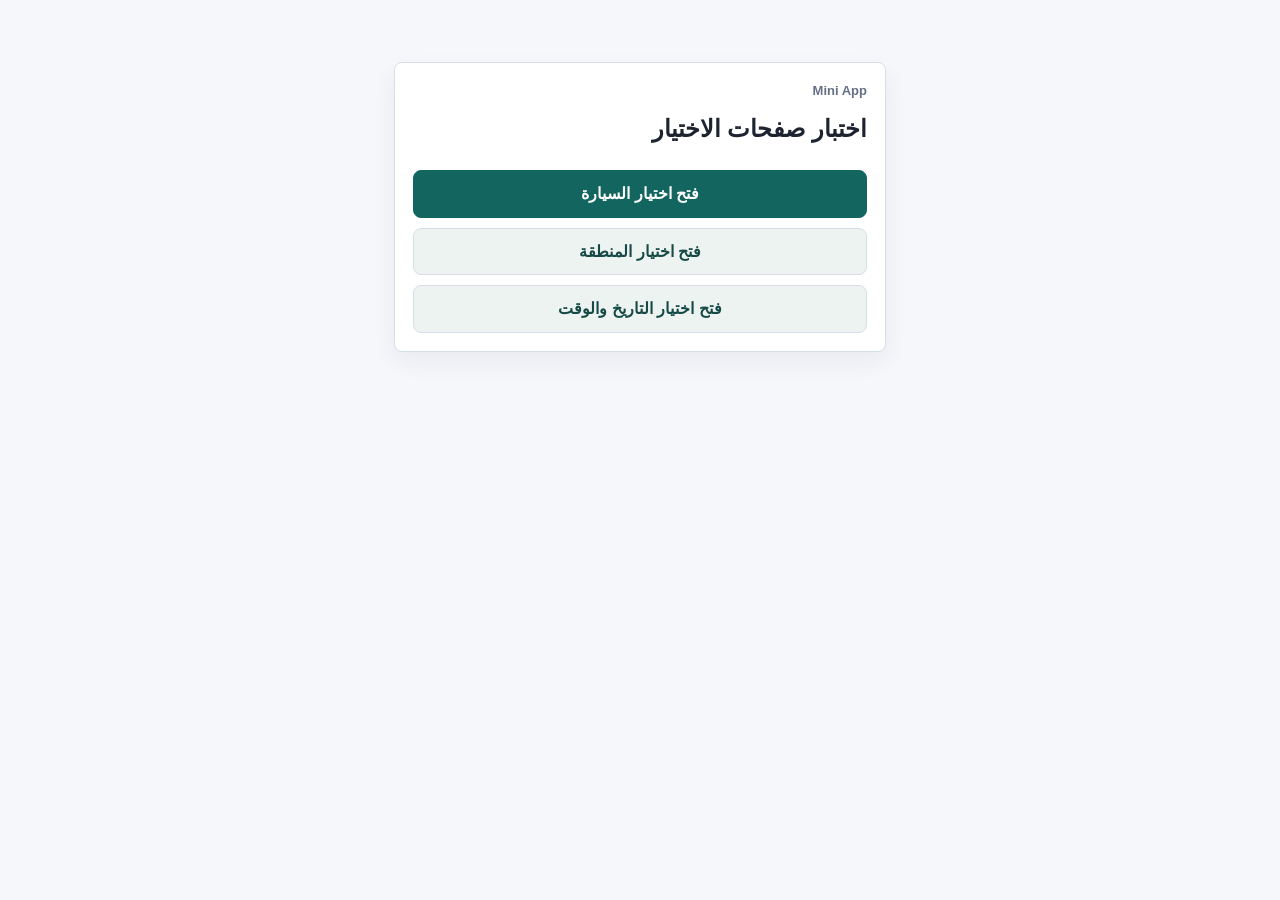
<file: index.html>
<!doctype html>
<html lang="ar" dir="rtl">
<head>
  <meta charset="utf-8">
  <meta name="viewport" content="width=device-width, initial-scale=1">
  <title>على طريقك - Mini App</title>
  <link rel="stylesheet" href="style.css">
</head>
<body>
  <main class="app-shell">
    <section class="panel landing-panel">
      <p class="eyebrow">Mini App</p>
      <h1>اختبار صفحات الاختيار</h1>
      <div class="landing-actions">
        <a class="button" href="car.html">فتح اختيار السيارة</a>
        <a class="button button-secondary" href="area.html">فتح اختيار المنطقة</a>
        <a class="button button-secondary" href="date.html">فتح اختيار التاريخ والوقت</a>
      </div>
    </section>
  </main>
</body>
</html>
</file>
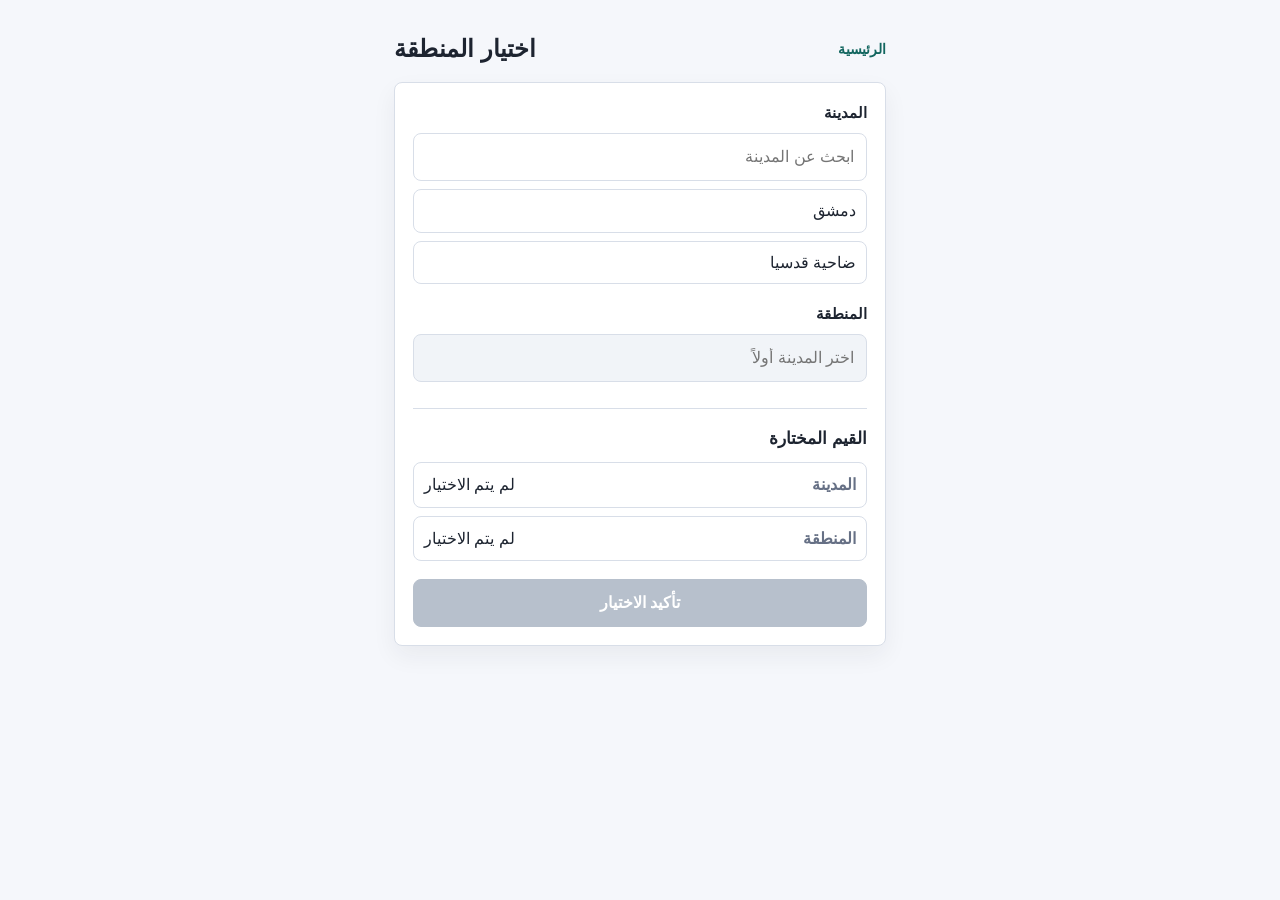
<file: area.html>
<!doctype html>
<html lang="ar" dir="rtl">
<head>
  <meta charset="utf-8">
  <meta name="viewport" content="width=device-width, initial-scale=1">
  <script src="https://telegram.org/js/telegram-web-app.js"></script>
  <title>اختيار المنطقة</title>
  <link rel="stylesheet" href="style.css">
</head>
<body>
  <main class="app-shell">
    <header class="page-header">
      <a class="back-link" href="index.html">الرئيسية</a>
      <h1>اختيار المنطقة</h1>
    </header>

    <section class="panel">
      <p id="loadError" class="notice error" hidden>تعذر تحميل بيانات المناطق.</p>

      <div class="field-group">
        <label for="citySearch">المدينة</label>
        <input id="citySearch" type="search" autocomplete="off" placeholder="ابحث عن المدينة">
        <div id="cityList" class="option-list" role="listbox" aria-label="نتائج المدن"></div>
      </div>

      <div class="field-group">
        <label for="areaSearch">المنطقة</label>
        <input id="areaSearch" type="search" autocomplete="off" placeholder="اختر المدينة أولاً" disabled>
        <div id="areaList" class="option-list" role="listbox" aria-label="نتائج المناطق"></div>
      </div>

      <section class="summary" aria-live="polite">
        <h2>القيم المختارة</h2>
        <dl>
          <div>
            <dt>المدينة</dt>
            <dd id="summaryCity">لم يتم الاختيار</dd>
          </div>
          <div>
            <dt>المنطقة</dt>
            <dd id="summaryArea">لم يتم الاختيار</dd>
          </div>
        </dl>
      </section>

      <button id="submitButton" class="button submit-button" type="button" disabled>تأكيد الاختيار</button>

      <section id="browserFallback" class="fallback" hidden>
        <p id="fallbackStatus">تم تجهيز JSON للاختبار.</p>
        <pre id="fallbackOutput"></pre>
        <button id="copyButton" class="button button-secondary" type="button">نسخ JSON</button>
      </section>
    </section>
  </main>

  <script src="shared.js" defer></script>
  <script src="area.js" defer></script>
</body>
</html>
</file>
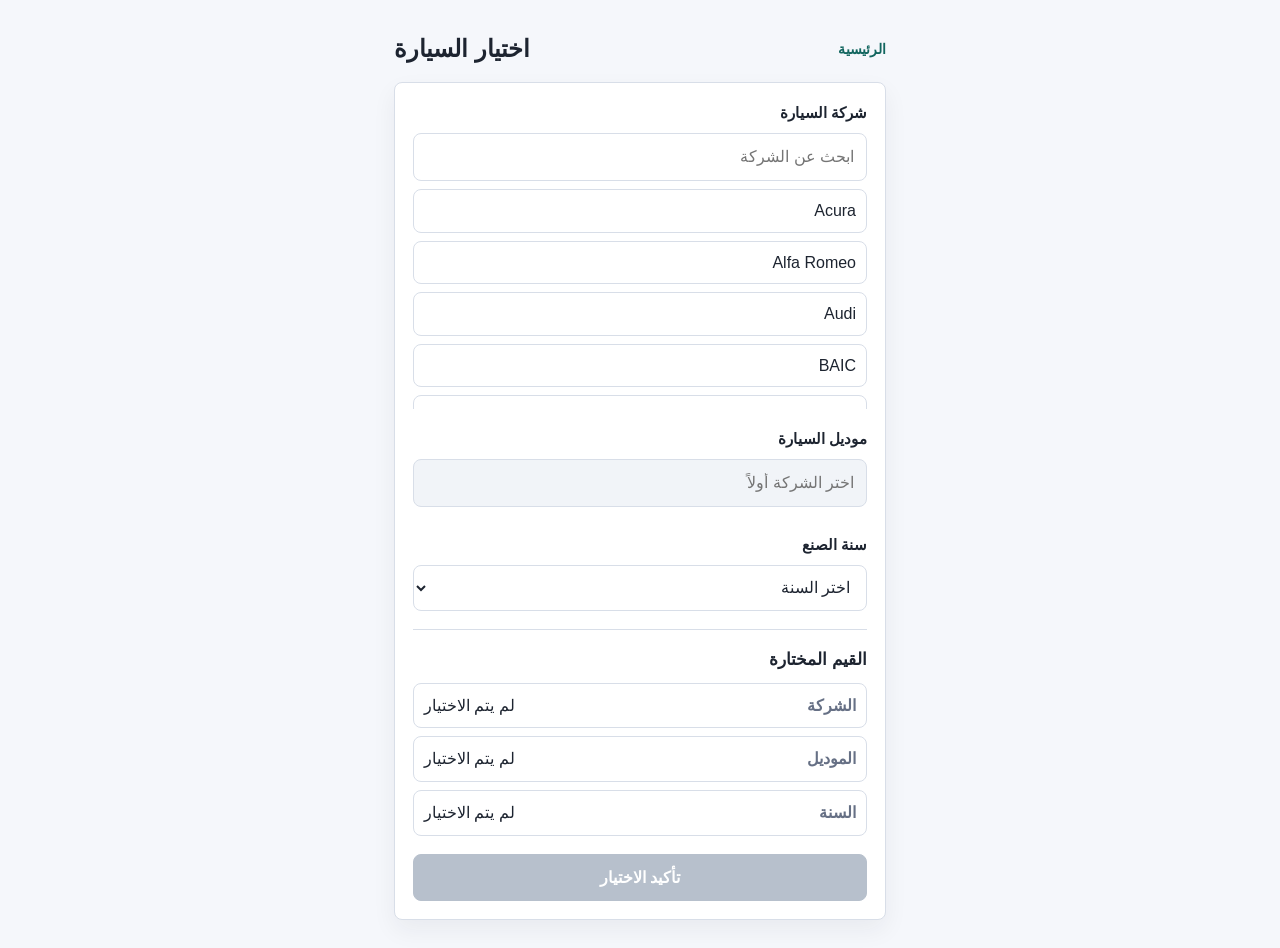
<file: car.html>
<!doctype html>
<html lang="ar" dir="rtl">
<head>
  <meta charset="utf-8">
  <meta name="viewport" content="width=device-width, initial-scale=1">
  <script src="https://telegram.org/js/telegram-web-app.js"></script>
  <title>اختيار السيارة</title>
  <link rel="stylesheet" href="style.css">
</head>
<body>
  <main class="app-shell">
    <header class="page-header">
      <a class="back-link" href="index.html">الرئيسية</a>
      <h1>اختيار السيارة</h1>
    </header>

    <section class="panel">
      <p id="loadError" class="notice error" hidden>تعذر تحميل بيانات السيارات.</p>

      <div class="field-group">
        <label for="brandSearch">شركة السيارة</label>
        <input id="brandSearch" type="search" autocomplete="off" placeholder="ابحث عن الشركة">
        <div id="brandList" class="option-list" role="listbox" aria-label="نتائج شركات السيارات"></div>
      </div>

      <div class="field-group">
        <label for="modelSearch">موديل السيارة</label>
        <input id="modelSearch" type="search" autocomplete="off" placeholder="اختر الشركة أولاً" disabled>
        <div id="modelList" class="option-list" role="listbox" aria-label="نتائج موديلات السيارات"></div>
      </div>

      <div class="field-group">
        <label for="yearSelect">سنة الصنع</label>
        <select id="yearSelect">
          <option value="">اختر السنة</option>
        </select>
      </div>

      <section class="summary" aria-live="polite">
        <h2>القيم المختارة</h2>
        <dl>
          <div>
            <dt>الشركة</dt>
            <dd id="summaryBrand">لم يتم الاختيار</dd>
          </div>
          <div>
            <dt>الموديل</dt>
            <dd id="summaryModel">لم يتم الاختيار</dd>
          </div>
          <div>
            <dt>السنة</dt>
            <dd id="summaryYear">لم يتم الاختيار</dd>
          </div>
        </dl>
      </section>

      <button id="submitButton" class="button submit-button" type="button" disabled>تأكيد الاختيار</button>

      <section id="browserFallback" class="fallback" hidden>
        <p id="fallbackStatus">تم تجهيز JSON للاختبار.</p>
        <pre id="fallbackOutput"></pre>
        <button id="copyButton" class="button button-secondary" type="button">نسخ JSON</button>
      </section>
    </section>
  </main>

  <script src="shared.js" defer></script>
  <script src="car.js" defer></script>
</body>
</html>
</file>
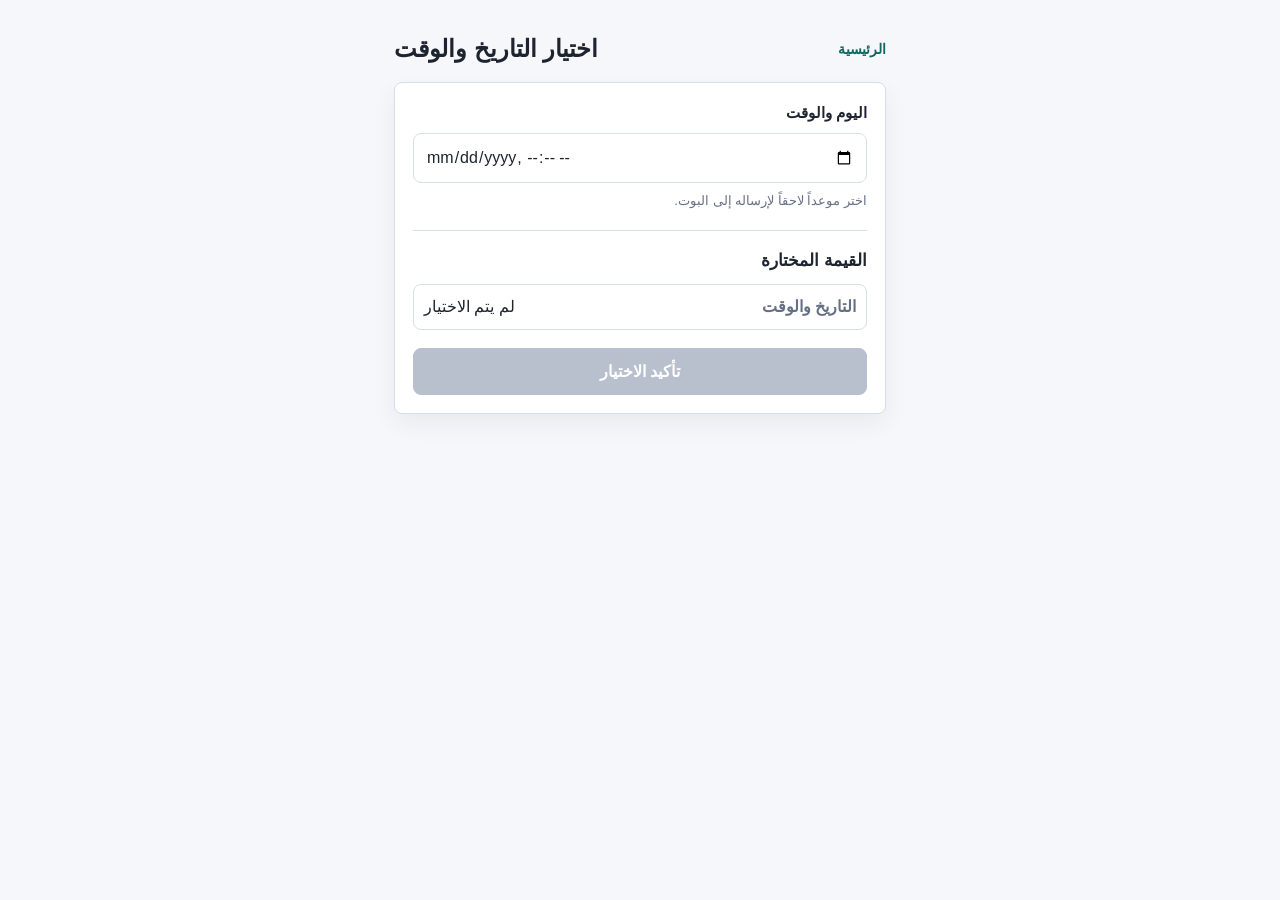
<file: date.html>
<!doctype html>
<html lang="ar" dir="rtl">
<head>
  <meta charset="utf-8">
  <meta name="viewport" content="width=device-width, initial-scale=1">
  <script src="https://telegram.org/js/telegram-web-app.js"></script>
  <title>اختيار التاريخ والوقت</title>
  <link rel="stylesheet" href="style.css">
</head>
<body>
  <main class="app-shell">
    <header class="page-header">
      <a class="back-link" href="index.html">الرئيسية</a>
      <h1>اختيار التاريخ والوقت</h1>
    </header>

    <section class="panel">
      <div class="field-group">
        <label for="dateTimeInput">اليوم والوقت</label>
        <input id="dateTimeInput" type="datetime-local" autocomplete="off">
        <p class="field-hint">اختر موعداً لاحقاً لإرساله إلى البوت.</p>
      </div>

      <section class="summary" aria-live="polite">
        <h2>القيمة المختارة</h2>
        <dl>
          <div>
            <dt>التاريخ والوقت</dt>
            <dd id="summaryDateTime">لم يتم الاختيار</dd>
          </div>
        </dl>
      </section>

      <button id="submitButton" class="button submit-button" type="button" disabled>تأكيد الاختيار</button>

      <section id="browserFallback" class="fallback" hidden>
        <p id="fallbackStatus">تم تجهيز JSON للاختبار.</p>
        <pre id="fallbackOutput"></pre>
        <button id="copyButton" class="button button-secondary" type="button">نسخ JSON</button>
      </section>
    </section>
  </main>

  <script src="shared.js" defer></script>
  <script src="date.js" defer></script>
</body>
</html>
</file>
<file: style.css>
/* Shared static Mini App UI shell used by index, car, area, and date pages. */
:root {
  color-scheme: light;
  --background: #f5f7fb;
  --surface: #ffffff;
  --text: #1d2430;
  --muted: #667085;
  --line: #d8dee8;
  --primary: #12665f;
  --primary-pressed: #0d4c47;
  --secondary: #edf3f1;
  --secondary-text: #164a46;
  --danger: #b42318;
  --danger-bg: #fff1f0;
  --focus: #d89b1d;
}

* {
  box-sizing: border-box;
}

body {
  min-height: 100vh;
  margin: 0;
  background: var(--background);
  color: var(--text);
  font-family: Tahoma, Arial, sans-serif;
  line-height: 1.6;
}

.app-shell {
  width: min(100%, 520px);
  margin: 0 auto;
  padding: 18px 14px 28px;
}

.page-header {
  display: flex;
  align-items: center;
  justify-content: space-between;
  gap: 16px;
  margin-bottom: 14px;
}

.page-header h1,
.landing-panel h1 {
  margin: 0;
  font-size: 24px;
  font-weight: 700;
}

.back-link {
  color: var(--primary);
  font-size: 14px;
  font-weight: 700;
  text-decoration: none;
}

.panel {
  background: var(--surface);
  border: 1px solid var(--line);
  border-radius: 8px;
  padding: 18px;
  box-shadow: 0 10px 24px rgba(29, 36, 48, 0.06);
}

.landing-panel {
  margin-top: 32px;
}

.eyebrow {
  margin: 0 0 8px;
  color: var(--muted);
  font-size: 13px;
  font-weight: 700;
}

.landing-actions {
  display: grid;
  gap: 10px;
  margin-top: 22px;
}

.field-group {
  margin-bottom: 18px;
}

label {
  display: block;
  margin-bottom: 8px;
  color: var(--text);
  font-size: 15px;
  font-weight: 700;
}

.field-hint {
  margin: 8px 0 0;
  color: var(--muted);
  font-size: 13px;
}

input,
select {
  width: 100%;
  min-height: 46px;
  border: 1px solid var(--line);
  border-radius: 8px;
  background: #ffffff;
  color: var(--text);
  font: inherit;
  padding: 10px 12px;
}

input:disabled,
select:disabled {
  background: #f1f4f8;
  color: var(--muted);
  cursor: not-allowed;
}

input:focus,
select:focus,
button:focus-visible,
a:focus-visible {
  outline: 3px solid var(--focus);
  outline-offset: 2px;
}

.option-list {
  display: grid;
  gap: 8px;
  max-height: 220px;
  margin-top: 8px;
  overflow-y: auto;
}

.option-button {
  width: 100%;
  min-height: 42px;
  border: 1px solid var(--line);
  border-radius: 8px;
  background: #ffffff;
  color: var(--text);
  cursor: pointer;
  font: inherit;
  padding: 8px 10px;
  text-align: right;
}

.option-button:hover,
.option-button[aria-selected="true"] {
  border-color: var(--primary);
  background: var(--secondary);
  color: var(--secondary-text);
}

.empty-list {
  margin: 0;
  color: var(--muted);
  font-size: 14px;
}

.summary {
  border-top: 1px solid var(--line);
  margin-top: 4px;
  padding-top: 16px;
}

.summary h2 {
  margin: 0 0 10px;
  font-size: 17px;
}

.summary dl {
  display: grid;
  gap: 8px;
  margin: 0;
}

.summary dl div {
  display: flex;
  justify-content: space-between;
  gap: 12px;
  border: 1px solid var(--line);
  border-radius: 8px;
  padding: 9px 10px;
}

.summary dt {
  color: var(--muted);
  font-weight: 700;
}

.summary dd {
  margin: 0;
  text-align: left;
}

.button {
  display: inline-flex;
  align-items: center;
  justify-content: center;
  width: 100%;
  min-height: 46px;
  border: 1px solid var(--primary);
  border-radius: 8px;
  background: var(--primary);
  color: #ffffff;
  cursor: pointer;
  font: inherit;
  font-weight: 700;
  padding: 10px 14px;
  text-align: center;
  text-decoration: none;
}

.button:hover {
  background: var(--primary-pressed);
}

.button:disabled {
  border-color: #b7c0cc;
  background: #b7c0cc;
  cursor: not-allowed;
}

.button-secondary {
  border-color: var(--line);
  background: var(--secondary);
  color: var(--secondary-text);
}

.button-secondary:hover {
  background: #dfeae7;
}

.submit-button {
  margin-top: 18px;
}

.notice {
  border-radius: 8px;
  margin: 0 0 16px;
  padding: 10px 12px;
}

.error {
  background: var(--danger-bg);
  color: var(--danger);
}

.fallback {
  border-top: 1px solid var(--line);
  margin-top: 16px;
  padding-top: 16px;
}

.fallback p {
  margin: 0 0 8px;
  color: var(--muted);
}

.fallback pre {
  direction: ltr;
  overflow-x: auto;
  margin: 0 0 12px;
  border: 1px solid var(--line);
  border-radius: 8px;
  background: #f8fafc;
  color: #101828;
  padding: 12px;
  text-align: left;
  white-space: pre-wrap;
  word-break: break-word;
}

@media (min-width: 560px) {
  .app-shell {
    padding-top: 30px;
  }
}
</file>
